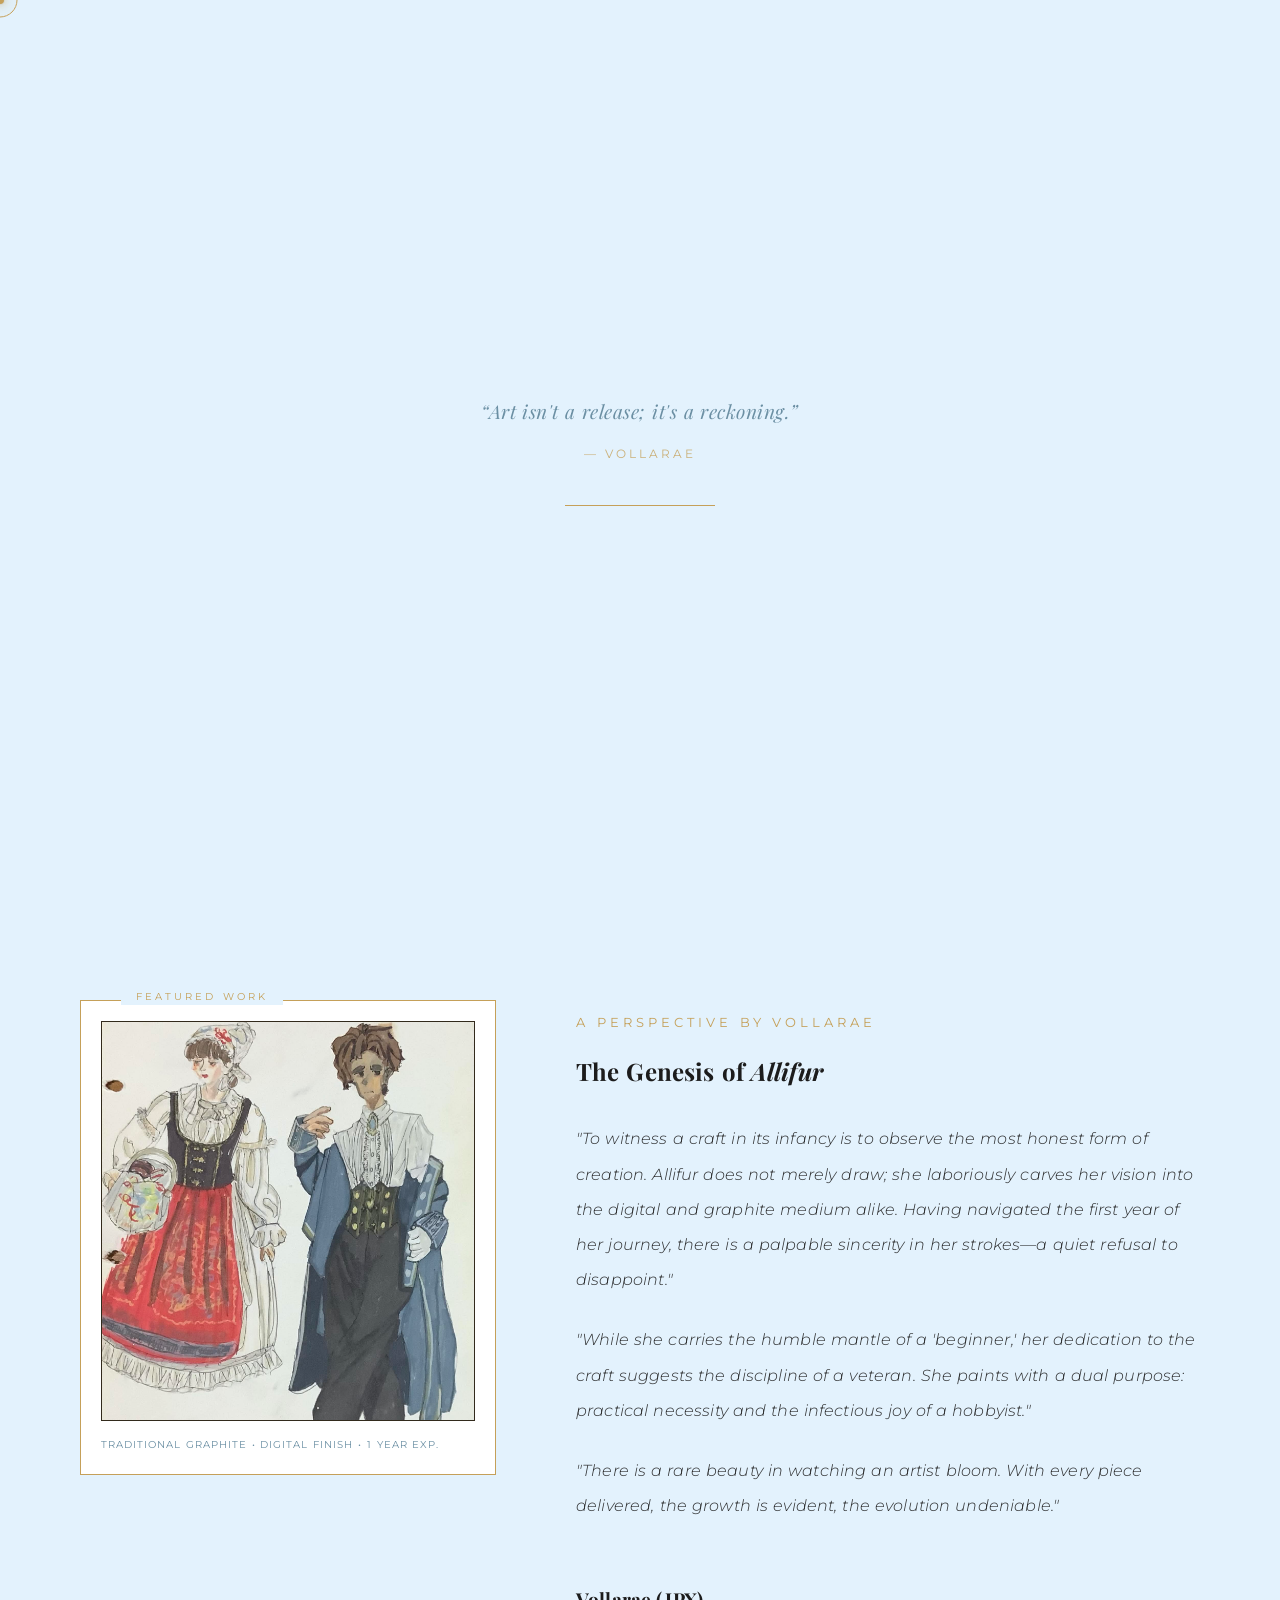
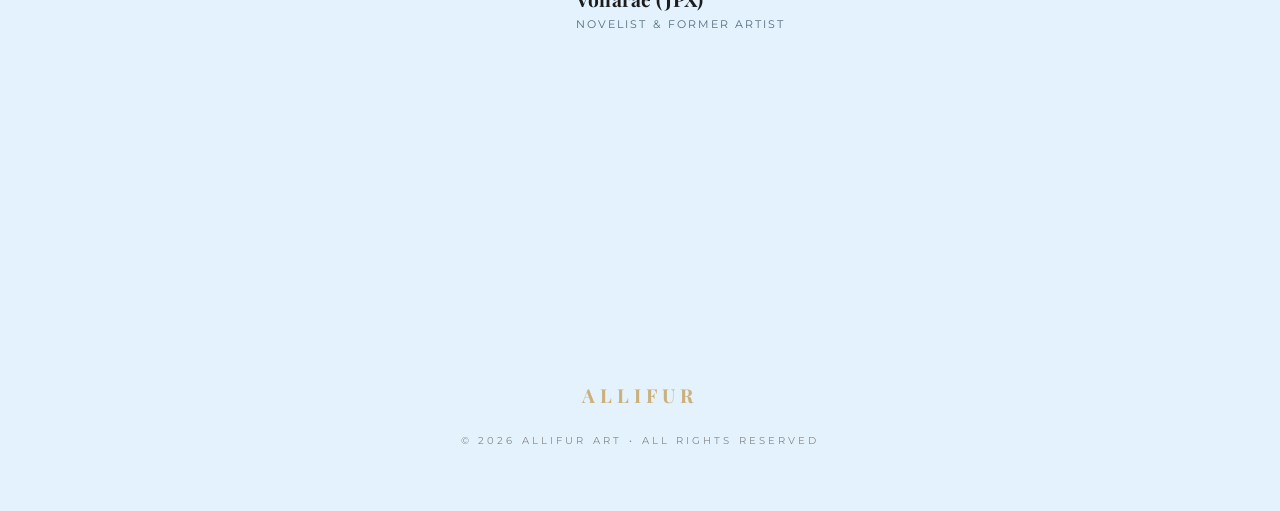
<file: index.html>
<!DOCTYPE html>
<html lang="en">
<head>
    <meta charset="UTF-8">
    <meta name="viewport" content="width=device-width, initial-scale=1.0">
    <title>ALLIFUR | Traditional Illustrator</title>
    <link href="https://fonts.googleapis.com/css2?family=Montserrat:wght@300;400;500;600&family=Playfair+Display:ital,wght@0,700;1,400;1,700&display=swap" rel="stylesheet">
    <link rel="stylesheet" href="style.css">
</head>
<body>

     <div id="preloader">
        <div class="loader-content">
            <p id="quote-text"></p>
            <div class="loader-bar">
                <div class="progress"></div>
            </div>
        </div>
    </div>
    
    <div class="cursor-dot"></div>
    <div class="cursor-outline"></div>

    <nav class="navbar">
        <div class="container" style="display: flex; justify-content: space-between; align-items: center; width: 100%;">
            <a href="index.html" class="logo">ALLIFUR</a>
            
            <div class="menu-toggle">
                <div class="line1"></div>
                <div class="line2"></div>
            </div>

            <ul class="nav-links">
                <li><a href="index.html" class="active">Home</a></li>
                <li><a href="commission.html">Commissions</a></li>
                <li><a href="vouches.html">Vouches</a></li>
                <li><a href="request.html">Inquiry</a></li>
            </ul>
        </div>
    </nav>

<main class="hero">
    <div class="container reveal">
        <div class="hero-wrapper">
            <span class="sub-title">Fine Art & Illustration</span>
            <h1 class="h1-hero">Elegance in <i>Traditional</i> Pencil.</h1>
            <p class="text-dim" style="max-width: 500px; margin-bottom: 40px;">
                Capturing character through high-fidelity sketches and curated digital finishing. 
            </p>
            
            <div class="hero-btns" style="display: flex; gap: 20px;">
                <a href="commission.html" class="btn btn-primary">VIEW SERVICES</a>
                <a href="vouches.html" class="btn">PORTFOLIO</a>
            </div>
        </div>
    </div>
</main>
        
        <div class="scroll-indicator">
            <div class="mouse"></div>
        </div>
    </main>

<section class="about-section" style="padding: 100px 0; border-top: 1px solid var(--glass-border);">
    <div class="container reveal">
        <div class="editorial-grid">
            
            <div class="art-display-box">
                <span class="box-label">Featured Work</span>
                <div class="inner-frame">
    <img src="images/traditional.jpg" alt="Allifur's Latest Work">
    <p class="text-dim" style="font-size: 0.6rem;">traditional.jpg</p>
</div>
                <div style="margin-top: 15px; font-size: 0.65rem; letter-spacing: 1px; color: var(--accent);">
                    TRADITIONAL GRAPHITE • DIGITAL FINISH • 1 YEAR EXP.
                </div>
            </div>

            <div class="testimony-content">
                <span class="sub-title">A Perspective by Vollarae</span>
                <h2 class="h2-editorial" style="font-family: 'Playfair Display'; margin-bottom: 30px;">The Genesis of <i>Allifur</i></h2>
                
                <div class="quote-body">
                    <p>"To witness a craft in its infancy is to observe the most honest form of creation. Allifur does not merely draw; she laboriously carves her vision into the digital and graphite medium alike. Having navigated the first year of her journey, there is a palpable sincerity in her strokes—a quiet refusal to disappoint."</p>
                    
                    <p>"While she carries the humble mantle of a 'beginner,' her dedication to the craft suggests the discipline of a veteran. She paints with a dual purpose: practical necessity and the infectious joy of a hobbyist."</p>
                    
                    <p>"There is a rare beauty in watching an artist bloom. With every piece delivered, the growth is evident, the evolution undeniable."</p>
                </div>

                <div class="testimony-footer" style="margin-top: 40px; border-top: 1px solid var(--glass-border); padding-top: 20px;">
                    <p style="font-family: 'Playfair Display'; font-size: 1.2rem; font-weight: 700;">Vollarae (JPX)</p>
                    <p class="text-dim" style="font-size: 0.7rem; letter-spacing: 2px; text-transform: uppercase;">Novelist & Former Artist</p>
                </div>
            </div>

        </div>
    </div>
</section>

    <footer>
        <div class="container">
            <span class="footer-logo">ALLIFUR</span>
            <p class="footer-credits">© 2026 ALLIFUR ART • ALL RIGHTS RESERVED</p>
        </div>
    </footer>

    <script src="script.js"></script>
</body>
</html>
</file>
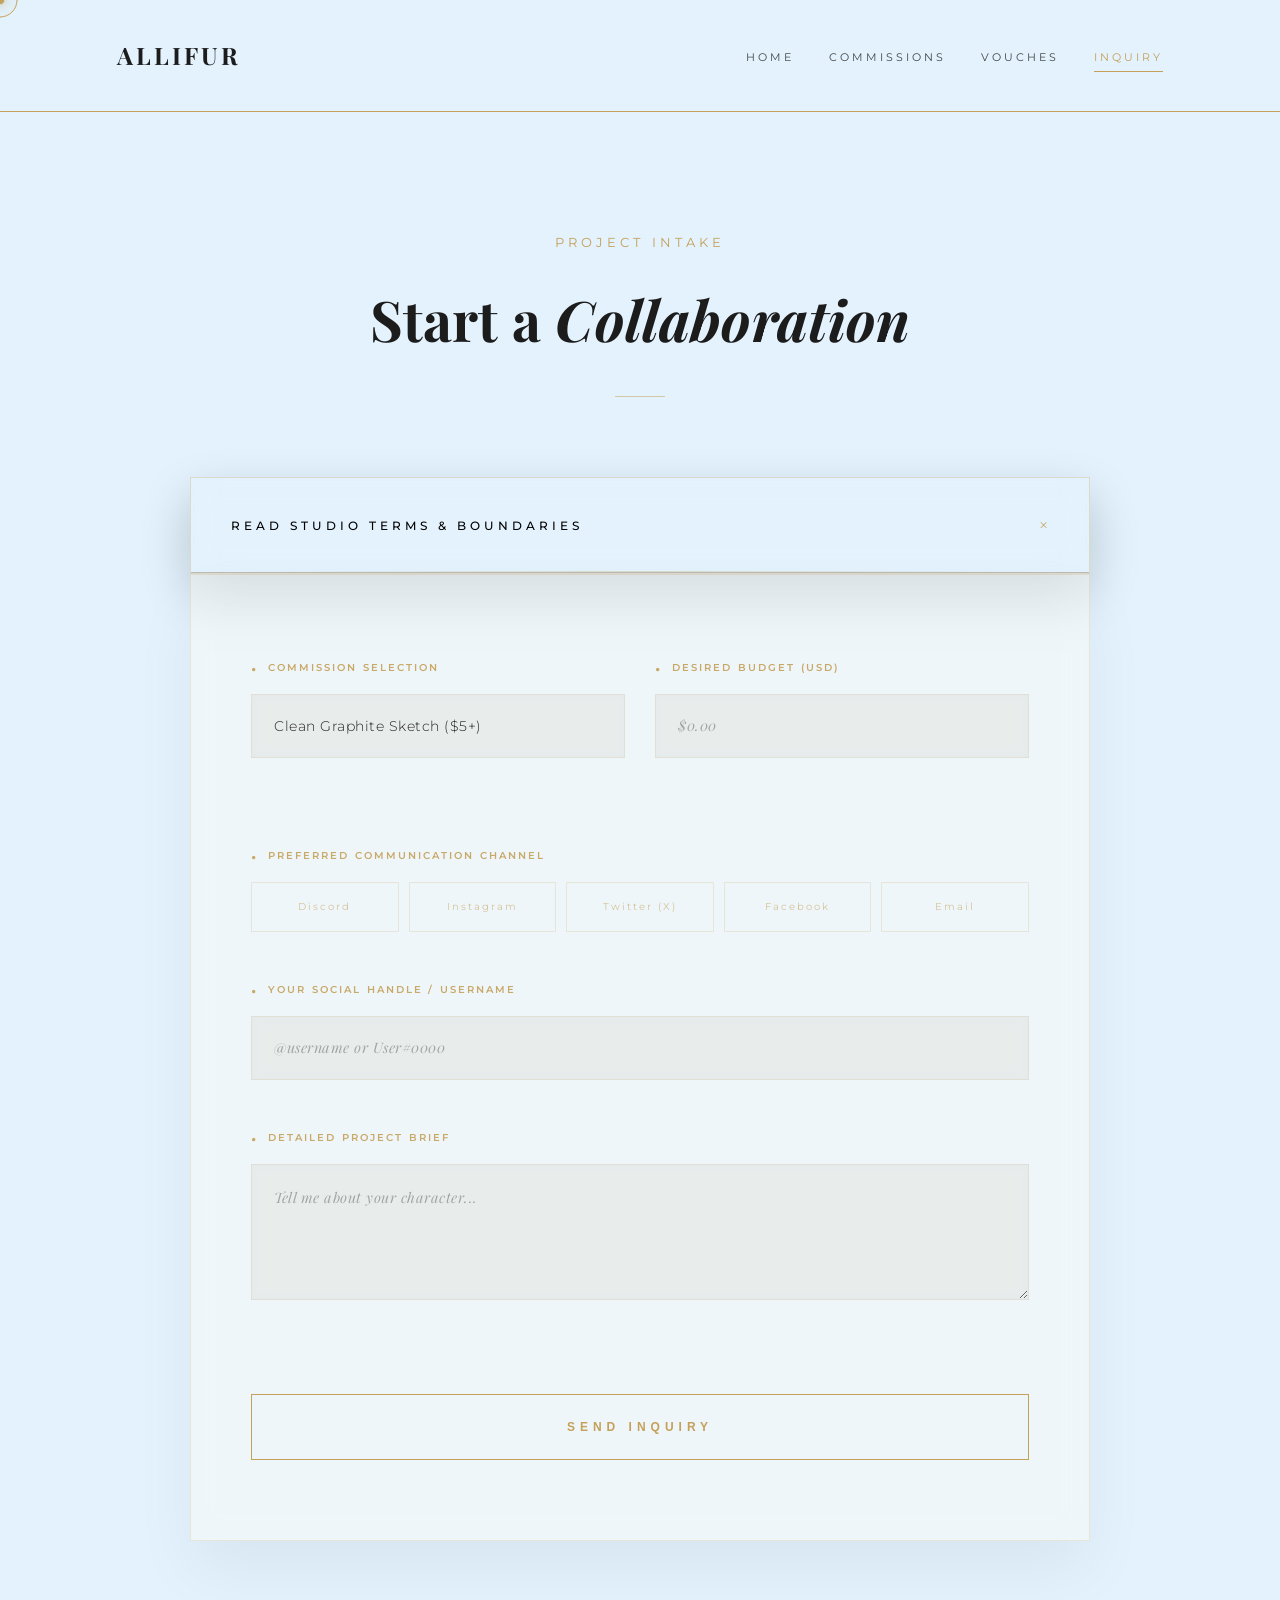
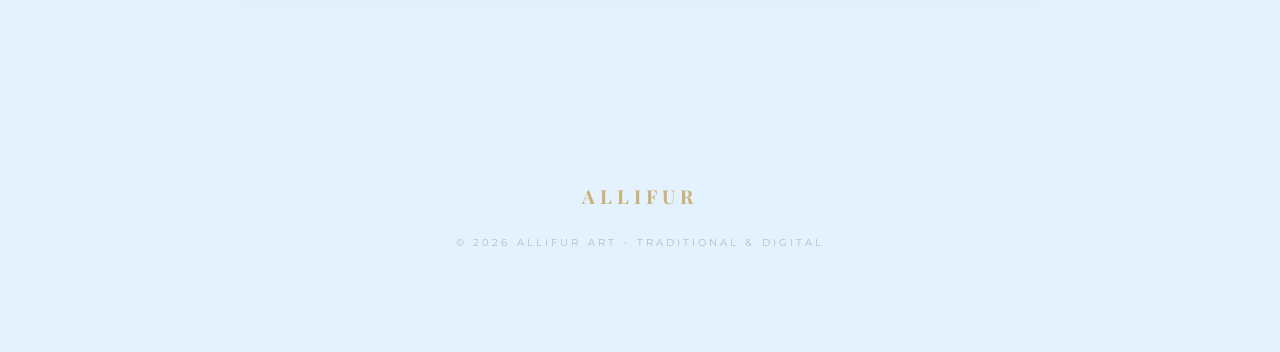
<file: request.html>
<!DOCTYPE html>
<html lang="en">
<head>
    <meta charset="UTF-8">
    <meta name="viewport" content="width=device-width, initial-scale=1.0">
    <title>INQUIRY | ALLIFUR</title>
    <link href="https://fonts.googleapis.com/css2?family=Montserrat:wght@300;400;500;600&family=Playfair+Display:ital,wght@0,700;1,400;1,700&display=swap" rel="stylesheet">
    <link rel="stylesheet" href="style.css">
</head>
<body style="background-color: var(--bg);">

    <div class="cursor-dot"></div>
    <div class="cursor-outline"></div>

    <nav class="navbar">
        <div class="container" style="display: flex; justify-content: space-between; align-items: center; width: 100%;">
            <a href="index.html" class="logo">ALLIFUR</a>
            <div class="menu-toggle">
                <div class="line1"></div>
                <div class="line2"></div>
            </div>
            <ul class="nav-links">
                <li><a href="index.html">Home</a></li>
                <li><a href="commission.html">Commissions</a></li>
                <li><a href="vouches.html">Vouches</a></li>
                <li><a href="request.html" class="active">Inquiry</a></li>
            </ul>
        </div>
    </nav>

<section class="request-section">
    <div class="container">
        
        <header class="editorial-header reveal">
            <span class="sub-title">Project Intake</span>
            <h1 class="h2-editorial">Start a <i>Collaboration</i></h1>
            <div class="thin-line"></div>
        </header>

        <div class="guidelines-accordion reveal">
            <button class="accordion-header" id="guidelineToggle">
                <span class="header-label">READ STUDIO TERMS & BOUNDARIES</span>
                <span class="icon">+</span>
            </button>
            
            <div class="accordion-content" id="guidelineContent">
                <div class="guideline-grid">
                    
                    <div class="g-item">
                        <span class="g-num">01.</span>
                        <h3>Creative Boundaries</h3>
                        <p class="text-dim">To maintain the integrity of the Allifur portfolio, <b>NSFW, suggestive themes, or extreme gore</b> are strictly prohibited.</p>
                    </div>

                    <div class="g-item">
                        <span class="g-num">02.</span>
                        <h3>Secure Financials</h3>
                        <p class="text-dim">Commencing a project requires a <b>100% upfront commitment</b>. No digital assets (NFTs) are accepted.</p>
                    </div>

                    <div class="g-item">
                        <span class="g-num">03.</span>
                        <h3>Rights & Usage</h3>
                        <p class="text-dim">Deliverables are granted for <b>Personal Use Only</b>. For commercial integration, please specify for a custom quote.</p>
                    </div>

                    <div class="g-item">
                        <span class="g-num">04.</span>
                        <h3>The Evolution</h3>
                        <p class="text-dim">You will receive a conceptual sketch. Up to <b>two minor adjustments</b> are permitted at this stage.</p>
                    </div>

                </div>

                <div class="rights-clause">
                    <h4>Studio Sovereignty</h4>
                    <p class="text-dim-italic">"The artist reserves the right to decline any commission request at her discretion, including projects that may not align with studio standards or creative direction."</p>
                </div>

                <div class="safety-footer">
                    <p class="agreement-text">BY SUBMITTING AN INQUIRY, YOU ACKNOWLEDGE AND AGREE TO THESE TERMS.</p>
                </div>
            </div>
        </div>

        <div class="form-container reveal">
            <form action="https://formspree.io/f/xojkgnzr" method="POST">
                
                <div class="form-grid">
                    <div class="form-group">
                        <label class="elegant-label">Commission Selection</label>
                        <select name="type" required class="custom-select">
                            <option value="clean-sketch">Clean Graphite Sketch ($5+)</option>
                            <option value="soft-render">Soft Rendered Illustration ($12+)</option>
                            <option value="custom">Custom / Large Scale Project</option>
                        </select>
                    </div>
                    
                    <div class="form-group">
                        <label class="elegant-label">Desired Budget (USD)</label>
                        <input type="text" name="budget" placeholder="$0.00" required class="custom-input">
                    </div>
                </div>

                <div class="form-group">
                    <label class="elegant-label">Preferred Communication Channel</label>
                    <div class="contact-method-grid">
                        <label class="method-tile"><input type="radio" name="contact-method" value="Discord" required><span>Discord</span></label>
                        <label class="method-tile"><input type="radio" name="contact-method" value="Instagram"><span>Instagram</span></label>
                        <label class="method-tile"><input type="radio" name="contact-method" value="Twitter"><span>Twitter (X)</span></label>
                        <label class="method-tile"><input type="radio" name="contact-method" value="Facebook"><span>Facebook</span></label>
                        <label class="method-tile"><input type="radio" name="contact-method" value="Email"><span>Email</span></label>
                    </div>
                </div>

                <div class="form-group">
                    <label class="elegant-label">Your Social Handle / Username</label>
                    <input type="text" name="social-handle" placeholder="@username or User#0000" required class="custom-input">
                </div>

                <div class="form-group">
                    <label class="elegant-label">Detailed Project Brief</label>
                    <textarea name="message" rows="5" placeholder="Tell me about your character..." required class="custom-textarea"></textarea>
                </div>

                <button type="submit" class="submit-btn">SEND INQUIRY</button>
            </form>
        </div>

    </div>
</section>

            <div id="form-status" style="display: none; text-align: center; padding: 60px 0;">
                <div class="success-content">
                    <span class="sub-title" style="letter-spacing: 8px; opacity: 0.8;">Inquiry Received</span>
                    <h2 class="h2-editorial" style="font-family: 'Playfair Display'; font-size: 3.5rem; margin: 20px 0;">
                        Thank <i>You</i>
                    </h2>
                    <div class="thin-line" style="width: 40px; height: 1px; background: var(--accent); margin: 20px auto;"></div>
                    <p class="text-dim" style="max-width: 400px; margin: 0 auto 30px auto; font-size: 0.8rem; line-height: 2; letter-spacing: 1px;">
                        Your vision has been transmitted. Please allow the studio 24-48 hours to review your brief.
                    </p>
                    <a href="index.html" class="btn" style="padding: 15px 40px; font-size: 0.6rem; letter-spacing: 3px;">RETURN TO GALLERY</a>
                </div>
            </div>

        </div>
    </section>

    <footer>
        <div class="container" style="text-align: center; padding: 40px 0;">
            <span class="footer-logo">ALLIFUR</span>
            <p class="footer-credits" style="font-size: 0.6rem; opacity: 0.5; margin-top: 10px;">© 2026 ALLIFUR ART • TRADITIONAL & DIGITAL</p>
        </div>
    </footer>

    <script src="script.js"></script>
</body>
</html>
</file>
<file: style.css>
/* --- PLEASE DO NOT MESS WITH MY NOTES IF YOU'RE GOING TO EDIT THE SCRIPT--- */

@import url('https://fonts.googleapis.com/css2?family=Montserrat:wght@300;400;500;600&family=Playfair+Display:ital,wght@0,700;1,400;1,700&display=swap');

/* --- ROOT VARIABLES: CENTRAL COLOR AND SPACING CONTROL --- */
:root {
    /* Backgrounds */
    --bg: #E3F2FD;                /* Primary Sky Blue */
    --bg-elevated: #FFFFFF;       /* Pure white for cards/modals */
    --bg-soft: #D1E9FA;           /* Slightly darker blue for section depth */

    /* Accents & Brand Colors */
    --accent: #6B8FA3;            /* Muted Slate Blue */
    --accent-gold: #D4AF37;       /* Vivid Gold for highlights */
    --accent-antique: #C5A059;    /* Antique Gold for lines and borders */
    --accent-soft: #DCE6EC;       /* Subtle blue tint for hovers */

    /* Text Hierarchy */
    --text: #1C1C1C;              /* High contrast primary text */
    --text-dim: #555555;          /* Medium contrast secondary text */
    --text-soft: #888888;         /* Low contrast meta/label text */

    /* UI Elements */
    --border-gold: var(--accent-antique);
    --glass: rgba(255, 255, 255, 0.6);
    --shadow-soft: 0 4px 20px rgba(0, 0, 0, 0.05);

    /* Animation Timing */
    --transition-slow: all 0.6s cubic-bezier(0.19, 1, 0.22, 1);
    --transition-fast: all 0.3s ease;
}

/* --- GLOBAL RESET: PREVENTS LAYOUT SHIFT AND SCROLL BUGS --- */
* {
    box-sizing: border-box;
    /* Force-hides default mouse to allow custom gold cursor to work */
    cursor: none !important; 
}

html, body {
    width: 100%;
    margin: 0;
    padding: 0;
    background-color: var(--bg);
    /* Prevents horizontal "jiggle" on mobile and desktop */
    overflow-x: hidden; 
    position: relative;
    font-family: 'Montserrat', sans-serif;
}

/* --- LAYOUT WRAPPER: KEEPS CONTENT CENTERED ON WIDE SCREENS --- */
.container {
    max-width: 1200px; /* Standard luxury width */
    margin: 0 auto;    /* The horizontal centering secret */
    padding: 0 40px;   /* Prevents content from hitting screen edges on mobile */
    width: 100%;
    box-sizing: border-box;
}

/* --- CUSTOM GOLD SCROLLBAR --- */
::-webkit-scrollbar {
    width: 6px;
}

::-webkit-scrollbar-track {
    background: var(--bg);
}

::-webkit-scrollbar-thumb {
    background: var(--accent-antique);
    border-radius: 10px;
}

/* --- SHARED FORM DEFAULTS --- */
input, textarea, select {
    background-color: var(--bg-elevated);
    color: var(--text);
    border: 1px solid #E2E2E2;
}

/* --- PRELOADER: THE FULL-SCREEN CINEMATIC OVERLAY --- */
#preloader {
    position: fixed;
    top: 0;
    left: 0;
    width: 100%;
    height: 100%;
    background-color: var(--bg); /* Sky Blue from variables */
    display: flex;
    justify-content: center;
    align-items: center;
    z-index: 20000; /* Stays above cursor and navigation */
    
    /* Cinematic fade-out timing */
    transition: opacity 1.2s ease-in-out, visibility 1.2s;
}

/* State triggered by script.js when loading timer ends */
#preloader.loaded {
    opacity: 0;
    visibility: hidden;
}

/* --- LOADER CONTENT: WRAPPER FOR QUOTE AND PROGRESS BAR --- */
.loader-content {
    text-align: center;
    padding: 40px;
    max-width: 500px;
}

/* --- THE DYNAMIC QUOTE: SERIF TYPOGRAPHY WITH FADE-IN --- */
#quote-text {
    font-family: 'Playfair Display', serif;
    font-size: 1.2rem;
    color: var(--accent);
    letter-spacing: 0.5px;
    font-style: italic;
    line-height: 1.8;
    margin-bottom: 40px;
    
    /* Initial state for the 'quoteReveal' animation */
    opacity: 0;
    filter: blur(8px);
    transform: translateY(15px);
    animation: quoteReveal 2.5s forwards 0.5s;
}

/* --- THE "VOLLARAE" SIGNATURE: GOLD ACCENT BELOW QUOTE --- */
.quote-sig {
    display: block;
    margin-top: 15px;
    font-size: 0.75rem;
    letter-spacing: 3px;
    text-transform: uppercase;
    color: var(--accent-antique); /* Antique Gold */
    font-style: normal;
    font-family: 'Montserrat', sans-serif;
    opacity: 0.8;
}

/* --- PROGRESS TRACKER: MINIMALIST THREAD BELOW QUOTE --- */
.loader-bar {
    width: 150px;
    height: 1px; 
    background: rgba(107, 143, 163, 0.1); /* Faint blue track */
    margin: 0 auto;
    position: relative;
    overflow: hidden;
}

/* The actual filling gold/blue line */
.progress {
    width: 0%;
    height: 100%;
    background: var(--accent-antique); /* Gold progress to match luxury feel */
    position: absolute;
    top: 0;
    left: 0;
    /* Duration synchronized with the 3.5s JS wait time */
    animation: progressFill 3s forwards cubic-bezier(0.65, 0, 0.35, 1);
}

/* --- KEYFRAMES: DEFINES THE FADE-IN AND BAR-FILL --- */
@keyframes quoteReveal {
    0% {
        opacity: 0;
        filter: blur(8px);
        transform: translateY(15px);
    }
    100% {
        opacity: 1;
        filter: blur(0);
        transform: translateY(0);
    }
}

@keyframes progressFill {
    0% { width: 0%; }
    100% { width: 100%; }
}

/* Lock scroll while loading to prevent "peek-a-boo" scrolling */
body.loading {
    overflow: hidden;
}

/* --- HERO SECTION: THE MAIN STAGE / LANDING AREA --- */
.hero {
    display: flex;
    align-items: center;
    justify-content: flex-start;
    height: 100vh;
    height: 100dvh; /* Dynamic viewport height for mobile browsers */
    width: 100%;
    padding: 0 8%;
    margin: 0;
    position: relative;
    overflow: hidden; /* Clips any runaway elements or large background art */
    background-color: var(--bg);
}

.hero-wrapper {
    display: flex;
    flex-direction: column;
    align-items: flex-start;
    padding-top: 40px; /* Pushes content down so it's not under the Nav on PC */
}

/* --- PREVIEW SECTION: TRANSITION AREA BELOW HERO --- */
.preview-section {
    padding: 80px 0;
    background: var(--bg);
    border-top: 1px solid var(--accent-antique); /* Elegant gold divider */
    margin-top: 0; 
}

/* --- ART DISPLAY BOX: THE "GALLERY FRAME" FOR PREVIEWS --- */
.inner-frame {
    width: 100%;
    height: 400px; /* Adjust this to make the 'window' taller or shorter */
    overflow: hidden;
    position: relative;
    background: #0d0d0d;
    border: 1px solid rgba(197, 160, 89, 0.2);
}

.inner-frame img {
    width: 100%;
    height: 100%;
    /* This prevents the image from breaking out of the box */
    object-fit: cover; 
    /* This keeps the highlight (usually faces) in the top 1/4 of the frame */
    object-position: center 15%; 
    display: block;
    transition: transform 0.8s ease;
}

.art-display-box {
    width: 100%;
    max-width: 900px;
    margin: 0 auto;
    background: var(--bg-elevated); /* Clean white surface */
    border: 1px solid var(--accent-antique); /* Gold frame border */
    padding: 20px;
    position: relative;
    transition: var(--transition-slow);
}

/* Subtle gold glow when the user hovers over the art box */
.art-display-box:hover .inner-frame img {
    transform: scale(1.05);
    border-color: var(--accent-gold);
    box-shadow: 0 10px 40px rgba(197, 160, 89, 0.15);
}

/* --- THE ARTWORK FRAME --- */
.art-frame {
    width: 100%;
    height: 280px; /* This locks the height so the image can't get 'too big' */
    overflow: hidden;
    position: relative;
    background: rgba(0, 0, 0, 0.03); /* A very light tint instead of black */
    cursor: pointer;
    border-bottom: 1px solid rgba(197, 160, 89, 0.1);
}

.art-frame img {
    width: 100%;
    height: 100%;
    /* This is a critical fix: it fills the 280px box perfectly 
       without stretching or leaving black bars */
    object-fit: cover; 
    object-position: center top; 
    display: block;
    transition: transform 0.6s cubic-bezier(0.16, 1, 0.3, 1);
}

@media (max-width: 600px) {
    .inner-frame {
        height: 250px; 
    }
}

/* Adds a subtle zoom when you hover the card */
.comm-card:hover .art-frame img {
    transform: scale(1.08);
}

/* The small floating label on the top-left of the art frame */
.box-label {
    position: absolute;
    top: -12px;
    left: 40px;
    background: var(--bg);
    padding: 0 15px;
    font-size: 0.6rem;
    letter-spacing: 3px;
    color: var(--accent-antique);
    text-transform: uppercase;
}

/* --- NAVBAR LAYER: ENSURES NAVIGATION STAYS ABOVE CONTENT --- */
.navbar {
    /* Transparent to Sky Blue gradient for a soft "melt" into the hero */
    height: 100px;
    z-index: 1000;
    border-bottom: 1px solid var(--accent-antique) !important;
}

/* Placeholder styling for art that hasn't loaded yet */
.card-image-preview .art-placeholder {
    border: 1px solid var(--accent-antique);
    background: #000;
    display: flex;
    align-items: center;
    justify-content: center;
    font-size: 0.6rem;
    letter-spacing: 2px;
    color: var(--text-soft);
}

/* --- 1A. RESET & PERFORMANCE: CORE BROWSER NORMALIZATION --- */
* { 
    margin: 0; 
    padding: 0; 
    box-sizing: border-box; 
    
    /* Font smoothing for a crisp, high-end editorial look */
    -webkit-font-smoothing: antialiased;
    -moz-osx-font-smoothing: grayscale;

    /* Global cursor suppression for custom gold mouse */
    cursor: none !important;
}

html { 
    scroll-behavior: smooth; 
    background-color: var(--bg); 
}

body {
    background-color: var(--bg);
    color: var(--text);
    font-family: 'Montserrat', sans-serif;
    line-height: 1.7; /* Increased for better readability */
    overflow-x: hidden; /* Prevents accidental side-scrolling */
    
    /* Subtle letter-tracking for a more premium typography feel */
    word-spacing: 0.05em;
    letter-spacing: 0.01em;
}

/* --- SELECTION COLOR: MATCHES THE GOLD THEME --- */
::selection {
    background-color: rgba(197, 160, 89, 0.2); /* Antique Gold tint */
    color: var(--text);
}

/* --- 1B. GLOBAL CLEAN-UP & RESET --- */
html, body {
    margin: 0;
    padding: 0;
    background-color: var(--bg) !important;
    overflow-x: hidden; /* Prevents side-scrolling bugs on mobile */
}

/* Kill legacy dark gradients */
.navbar, .hero-header, .commissions-hero, header, nav {
    background-image: none !important; 
    background: var(--bg) !important;
    box-shadow: none !important;
}

/* Remove decorative 'fade' overlays from previous templates */
body::before, body::after, .main-content::before {
    display: none !important;
}

/* Ensure the Navbar is flexible but centered */
.navbar {
    min-height: 80px;
    height: auto;
    display: flex;
    align-items: center;
    border-bottom: 1px solid var(--accent-antique); /* Keeps our gold signature */
}

/* --- 2. THE GRAIN ENGINE: ADDS A TACTILE, ANALOG FEEL TO THE DIGITAL CANVAS --- */
body::after {
    content: "";
    position: fixed;
    top: 0; 
    left: 0; 
    width: 100%; 
    height: 100%; 
    /* High-fidelity SVG noise */
    background-image: url('https://grainy-gradients.vercel.app/noise.svg');
    opacity: 0.03; /* Reduced for a "felt but not seen" professional look */
    pointer-events: none; /* Crucial: allows clicking through the grain layer */
    z-index: 9998; /* Sits just below the custom cursor (10001) */
    
    /* Cinematic micro-shiver to simulate film projection */
    animation: grain-shift 0.8s steps(2) infinite;
}

/* Micro-translations to prevent the grain from looking like a frozen "dirty" screen */
@keyframes grain-shift {
    0% { transform: translate(0,0); }
    33% { transform: translate(-0.5%, -0.5%); }
    66% { transform: translate(0.5%, 0.5%); }
    100% { transform: translate(0,0); }
}

/* --- 3. MASTER TYPOGRAPHY: THE EDITORIAL VOICE OF THE SITE --- */

/* Main Hero Heading: High-contrast serif with tight spacing */
.h1-hero {
    font-family: 'Playfair Display', serif;
    font-size: clamp(3rem, 8vw, 5.5rem); /* Forces it to stay large */
    line-height: 1.1;
    margin: 10px 0 25px 0;
    display: block; /* Prevents "Elegance" from shrinking */
}

/* Italicized Hero Text: Usually used for names or emphasis */
.h1-hero i {
    font-style: italic;
    font-family: 'Playfair Display', serif;
    font-weight: 400;
    color: #728FA1; /* Muted Blue-Grey */
}

/* Uppercase Sub-titles: Used for labels or section headers */
.sub-title {
    display: block !important; /* Forces to exist on all devices */
    visibility: visible !important; 
    opacity: 1 !important; /* Fixes disappearing issue */
    font-size: 0.8rem;
    letter-spacing: 4px;
    text-transform: uppercase;
    color: #C5A059;
    /* CUT-OFF FIX: */
    line-height: 1.6; /* Gives the letters headroom so tops aren't cut */
    margin-bottom: 15px;
    padding-top: 5px; /* Extra safety buffer */
}

/* Secondary/Description Text */
.text-dim {
    font-size: 1.1rem;
    line-height: 1.6;
    color: #546E7A;
    margin-bottom: 45px;
    max-width: 550px;
    display: block;
}

/* Global Link Behavior */
a { 
    color: inherit; 
    text-decoration: none; 
    transition: var(--transition-fast); 
    /* The !important in reset ensures cursor remains hidden here */
}

/* --- 4. NAVIGATION ARCHITECTURE: THE STICKY HEADER SYSTEM --- */

/* Base Navbar: Transparent on load to let the Hero shine through */
.navbar {
    position: fixed;
    top: 0; 
    width: 100%;
    padding: 35px 6%;
    display: flex;
    justify-content: space-between;
    align-items: center;
    z-index: 1000;
    transition: var(--transition-slow);
    /* Your signature gold thread line */
    border-bottom: 1px solid var(--accent-antique) !important;
}

/* Glass effect: Triggered when the user scrolls down */
.navbar.scrolled {
    padding: 18px 6%;
    /* Frosted Sky Blue instead of the old black/charcoal */
    background: rgba(227, 242, 253, 0.85); 
    backdrop-filter: blur(15px);
    -webkit-backdrop-filter: blur(15px);
    border-bottom: 1px solid var(--accent-antique);
}

/* Branding: The Vollarae Logo */
.logo {
    font-family: 'Playfair Display', serif;
    font-size: 1.5rem;
    font-weight: 700;
    letter-spacing: 3px;
    text-transform: uppercase;
    color: var(--text);
    position: relative;
}

/* Menu Layout */
.nav-links {
    display: flex;
    gap: 35px;
    list-style: none;
}

/* Navigation Links: Airy and uppercase */
.nav-links a {
    color: var(--text);
    text-decoration: none;
    font-size: 0.7rem;
    letter-spacing: 3px;
    text-transform: uppercase;
    transition: var(--transition-fast);
    opacity: 0.8;
    position: relative; 
    padding-bottom: 8px; 
}

/* Hover & Active States: Switches to Gold */
.nav-links a:hover, 
.nav-links a.active {
    color: var(--accent-antique) !important; 
    opacity: 1;
}

/* Gold Underline Animation: A thin gold thread that expands */
.nav-links a::after {
    content: '';
    position: absolute;
    bottom: 0; 
    left: 0;
    width: 0; 
    height: 1px;
    background: var(--accent-antique); 
    transition: var(--transition-fast);
}

/* Interaction: Reveals the line on hover */
.nav-links a:hover::after, 
.nav-links a.active::after {
    width: 100%;
}

/* --- 5. BUTTON SYSTEM: TACTILE INTERACTIONS --- */

.btn {
    display: inline-flex;
    align-items: center;
    justify-content: center;
    padding: 18px 40px;
    background-color: var(--accent); /* Muted Slate Blue */
    color: var(--bg-elevated);      /* White text */
    text-transform: uppercase;
    letter-spacing: 3px;
    font-size: 0.75rem;
    font-weight: 600;
    border: 1px solid var(--accent);
    transition: var(--transition-slow);
    position: relative;
    overflow: hidden;
    z-index: 1; /* Sets a base layer for the ::before effect */
}

/* The Animated Slide-in Background */
.btn::before {
    content: '';
    position: absolute;
    top: 0; 
    left: 0;
    width: 0; 
    height: 100%;
    background: var(--text); /* Dark slide-over */
    transition: var(--transition-slow);
    z-index: -1; /* Slides behind the text but above the button's base */
}

.btn:hover {
    color: var(--bg-elevated);
    box-shadow: 0 10px 25px var(--accent-glow);
    transform: translateY(-3px);
}

.btn:hover::before {
    width: 100%;
}

/* --- PRIMARY BUTTON: GOLD THEMED --- */
.btn-primary {
    background: var(--accent-antique);
    color: #fff;
    border: 1px solid var(--accent-antique);
}

.btn-primary:hover {
    color: #fff;
    background-color: transparent; /* This lets your 'before' or 'after' effect shine */
    box-shadow: 0 15px 40px rgba(197, 160, 89, 0.3);
    transform: translateY(-3px);
}

/* --- OUTLINE BUTTON: ELEGANT BORDER ONLY --- */
.btn-outline {
    background-color: transparent;
    border: 1px solid var(--accent-antique); 
    color: var(--accent-antique);
}

.btn-outline:hover {
    background-color: var(--accent-antique);
    color: #fff;
    box-shadow: 0 10px 25px rgba(197, 160, 89, 0.2);
    transform: translateY(-3px);
}

/* --- 6. SCROLL REVEAL UTILITY: FOR FADE-IN ANIMATIONS --- */
.reveal {
    opacity: 0;
    transform: translateY(30px);
    transition: opacity 0.8s ease-out, transform 0.8s cubic-bezier(0.16, 1, 0.3, 1);
    /* Prevents layout shifts during the animation */
    will-change: transform, opacity; 
}

.reveal.active {
    opacity: 1 !important; 
    transform: translateY(0);
}

/* --- 7. COMMISSION HTML --- */
/* --- COMMISSION HERO --- */
.comm-hero {
    padding: 180px 20px 60px; /* Vertical clearance for fixed navbar */
    text-align: center;
    background: var(--bg);
}

.header-content {
    max-width: 800px;
    margin: 0 auto;
}

.sub-label {
    font-size: 0.7rem;
    letter-spacing: 5px; /* Spaced-out luxury look */
    text-transform: uppercase;
    color: var(--accent-antique);
    display: block;
    margin-bottom: 15px;
}

.editorial-title {
    font-family: 'Playfair Display', serif;
    font-size: clamp(2.5rem, 6vw, 4rem); /* Scales based on screen size */
    margin-bottom: 20px;
    line-height: 1.1;
}

.price-disclaimer {
    font-size: 0.65rem;
    letter-spacing: 1.5px;
    text-transform: uppercase;
    opacity: 0.6; /* Softens the legal text */
}

/* --- GRID LAYOUT --- */
.comm-list-section {
    max-width: 1200px;
    margin: 0 auto;
    padding: 60px 20px; /* Balanced side padding for mobile */
    display: flex;
    justify-content: center; /* Centers the grid if only one item exists */
}

.comm-grid {
    display: grid;
    /* This creates 2 columns on desktop, but adjusts for mobile automatically */
    grid-template-columns: repeat(auto-fit, minmax(320px, 1fr)); 
    gap: 40px;
    width: 100%;
    max-width: 1000px;
}


@media (max-width: 900px) {
    .comm-grid {
        grid-template-columns: 1fr; /* Stacks on mobile */
    }
}

/* --- BASE CARD --- */
.comm-card {
    /* Changed to a crisp white with higher opacity for better visibility */
    background: rgba(255, 255, 255, 0.7); 
    backdrop-filter: blur(20px); 
    -webkit-backdrop-filter: blur(20px);
    
    /* Stronger initial border */
    border: 1px solid rgba(197, 160, 89, 0.2); 
    width: 100%; /* Ensures it doesn't bleed out of the grid */
    padding: 60px 50px;
    position: relative;
    display: flex;
    height: 100%; /* Makes all cards in a row the same height */
    flex-direction: column;
    box-sizing: border-box; /* Crucial for preventing mobile cutoff */
    margin: 0 auto; /* Centers the card within its grid cell */
    
    /* Soft shadow for depth */
    box-shadow: 0 15px 35px rgba(107, 143, 163, 0.1);
    transition: all 0.6s cubic-bezier(0.16, 1, 0.3, 1);
}

.comm-card:hover {
    transform: translateY(-15px);
    background: rgba(255, 255, 255, 0.9);
    border-color: var(--accent-antique);
    
    /* Multi-layered glow: Blue-grey depth + Antique Gold radiance */
    box-shadow: 
        0 30px 60px rgba(107, 143, 163, 0.2), 
        0 0 25px rgba(197, 160, 89, 0.2);
}

/* Featured card gets a permanent subtle glow */
.comm-card.featured {
    border: 1px solid rgba(197, 160, 89, 0.5);
    box-shadow: 0 10px 30px rgba(197, 160, 89, 0.1);
}

.recom-tag {
    position: absolute;
    top: -15px; /* Sits on the top edge */
    right: 30px;
    background: var(--accent-antique);
    color: white;
    padding: 6px 15px;
    font-size: 0.6rem;
    font-weight: 700;
    letter-spacing: 2px;
    text-transform: uppercase;
}

/* --- SAMPLE IMAGE CONTAINER --- */
.art-frame {
    width: 100%;
    aspect-ratio: 16/9;
    background: #0d0d0d;
    border: 1px solid rgba(197, 160, 89, 0.4);
    /* Changed to relative so we can layer the filename/zoom text over the image */
    position: relative; 
    overflow: hidden;
    margin-bottom: 35px;
    box-shadow: inset 0 0 20px rgba(197, 160, 89, 0.15);
    transition: 0.5s ease;
}

/* --- THE IMAGE FIX --- */
.art-frame img {
    width: 100%;
    height: 100%;
    /* This removes the black bars by making the image fill the 16/9 box */
    object-fit: cover; 
    /* This keeps the characters' heads/faces in view */
    object-position: center top; 
    display: block;
    transition: transform 0.8s cubic-bezier(0.16, 1, 0.3, 1);
}

.comm-card:hover .art-frame {
    border-color: var(--accent-antique);
    box-shadow: inset 0 0 30px rgba(197, 160, 89, 0.3);
}

/* This makes the image slightly grow inside the frame when hovered */
.comm-card:hover .art-frame img {
    transform: scale(1.08);
}

/* --- THE OVERLAYS (Filename & Zoom) --- */
.file-name {
    position: absolute;
    right: 20px;
    top: 50%;
    transform: translateY(-50%);
    font-size: 0.55rem;
    letter-spacing: 3px;
    color: rgba(197, 160, 89, 0.4);
    pointer-events: none; /* Keeps the click going through to the card */
    z-index: 2;
}

.zoom-overlay {
    position: absolute;
    inset: 0;
    background: rgba(13, 13, 13, 0.5);
    backdrop-filter: blur(4px);
    display: flex;
    align-items: center;
    justify-content: center;
    color: var(--accent-antique);
    font-size: 0.6rem;
    letter-spacing: 4px;
    opacity: 0;
    transition: 0.4s ease;
    z-index: 3;
}

.comm-card:hover .zoom-overlay {
    opacity: 1;
}

/* Glow effect on hover */
.comm-card:hover .price-value {
    text-shadow: 0 0 10px rgba(197, 160, 89, 0.3);
}

/* --- PRICE LIST --- */
.price-menu {
    list-style: none;
    padding: 0;
    margin: 30px 0;
}

.price-menu li {
    display: flex;
    align-items: baseline; /* Aligns text and numbers on the bottom */
    margin-bottom: 15px;
}

.service-name {
    font-size: 0.75rem;
    letter-spacing: 2px;
    text-transform: uppercase;
    color: var(--text-soft);
    white-space: nowrap;
}

.dots {
    flex: 1; /* Stretches to fill middle space */
    border-bottom: 1px dotted rgba(197, 160, 89, 0.3);
    margin: 0 15px;
    height: 1px;
}

.price-value {
    font-family: 'Playfair Display', serif;
    font-size: 1.6rem;
    font-weight: 700;
    color: var(--accent-antique);
    transition: 0.3s ease;
}

/* --- BUTTONS --- */
.comm-btn {
    margin-top: auto;
    display: block;
    text-align: center;
    padding: 20px;
    text-decoration: none;
    
    /* Hollow state */
    background: transparent;
    border: 1px solid var(--accent-antique);
    color: var(--accent-antique);
    
    font-size: 0.75rem;
    font-weight: 700;
    letter-spacing: 3px;
    text-transform: uppercase;
    transition: all 0.4s cubic-bezier(0.16, 1, 0.3, 1);
    cursor: pointer;
}

/* Hover: Fills with Gold, Text turns White */
.comm-btn:hover {
    background: var(--accent-antique);
    color: #fff;
    box-shadow: 0 10px 20px rgba(197, 160, 89, 0.3);
    transform: translateY(-3px);
}

/* Click/Active: Pushes down slightly and darkens */
.comm-btn:active {
    transform: translateY(1px);
    background: #ac8a4d; /* Slightly darker gold */
    box-shadow: 0 5px 10px rgba(197, 160, 89, 0.2);
}

/* Featured Button starts pre-filled */
.comm-card.featured .comm-btn {
    background: var(--accent-antique);
    color: #fff;
}

.comm-card.featured .comm-btn:hover {
    background: #1a1a1a; /* Flips to black for high-end contrast */
    border-color: #1a1a1a;
}

/* --- 8A. INQUIRY FORM: REFINED ARCHITECTURAL INPUTS --- */
.form-container {
    /* Muted deep-blue shadow instead of heavy black */
    box-shadow: 0 20px 50px rgba(107, 143, 163, 0.15); 
    background: var(--glass-surface);
    border: 1px solid var(--glass-border);
    padding: 40px;
}

input, textarea, select {
    width: 100%;
    padding: 22px;
    background: rgba(227, 242, 253, 0.05); 
    border: 1px solid var(--glass-border);
    color: var(--text);
    font-family: 'Montserrat', sans-serif;
    font-size: 1rem; /* Locked at 1rem to prevent iOS zoom-in */
    font-weight: 300;
    letter-spacing: 1px;
    outline: none;
    transition: all 0.3s ease;
    border-radius: 0; /* Sharp, editorial corners preserved */
}

/* Custom styling for the dropdown arrow (Syncing with Antique Gold) */
select {
    appearance: none;
    /* Updated to use var(--accent-antique) hex: %23C5A059 */
    background-image: url("data:image/svg+xml,%3Csvg xmlns='http://www.w3.org/2000/svg' width='12' height='12' fill='%23C5A059'%3E%3Cpath d='M0 2l6 8 6-8z'/%3E%3C/svg%3E");
    background-repeat: no-repeat;
    background-position: calc(100% - 25px) center;
    cursor: pointer;
}

input:focus, textarea:focus, select:focus {
    border-color: var(--accent-antique) !important;
    /* Added the faint gold tint from your new code */
    background: rgba(197, 160, 89, 0.05) !important; 
    box-shadow: 0 0 15px rgba(197, 160, 89, 0.15);
}

/* --- 8B. ELEGANT FORM COMPONENTS: CONTACT TILES --- */

/* The label above the tiles (e.g., "PREFERRED CONTACT METHOD") */
.elegant-label {
    display: block;
    font-size: 0.65rem;
    letter-spacing: 3px;
    text-transform: uppercase;
    color: var(--accent-antique); /* Antique Gold */
    margin-bottom: 15px;
    font-weight: 700;
}

.contact-method-grid {
    display: grid;
    /* Automatically fits as many tiles as possible in one row */
    grid-template-columns: repeat(auto-fit, minmax(130px, 1fr));
    gap: 12px;
    margin-bottom: 30px;
}

.method-tile {
    cursor: pointer;
    position: relative;
    text-align: center;
}

/* Hide the actual ugly radio/checkbox button */
.method-tile input {
    position: absolute;
    opacity: 0;
    width: 0;
    height: 0;
}

/* 1. Base State: The "Unselected" Glass Tile */
.method-tile span {
    display: block;
    padding: 18px 10px;
    background-color: rgba(227, 242, 253, 0.05); /* Very faint blue */
    border: 1px solid var(--glass-border);
    color: var(--text-soft);
    font-size: 0.75rem;
    letter-spacing: 1px;
    transition: var(--transition-fast);
    text-align: center;
    user-select: none; 
}

/* 2. Hover State: A subtle Gold outline */
.method-tile:hover input:not(:checked) + span {
    border-color: var(--accent-antique);
    color: var(--accent-antique);
    background-color: rgba(197, 160, 89, 0.05);
}

/* 3. The "Selected" State: The Tile turns solid Gold */
.method-tile input:checked + span {
    background-color: var(--accent-antique) !important;
    color: #FFFFFF !important; /* High contrast white text on gold */
    border-color: var(--accent-antique) !important;
    box-shadow: 0 5px 20px rgba(197, 160, 89, 0.3);
    transform: translateY(-2px);
    z-index: 2;
}

/* 4. Hovering over a tile that is ALREADY selected */
.method-tile input:checked:hover + span {
    color: #FFFFFF !important;
    opacity: 0.9;
}

/* --- 9. INQUIRY HTML --- */
/* --- INQUIRY HERO --- */
.request-section {
    display: flex;
    flex-direction: column;
    align-items: center; /* Centers the internal flex items */
    text-align: center;  /* Centers the text-based elements like headers */
    padding-top: 220px !important; 
    padding-bottom: 100px;
}

.editorial-header {
    width: 100%;
    max-width: 800px;
    margin: 0 auto 80px;
}

.editorial-header h1 {
    font-family: 'Playfair Display', serif;
    font-size: clamp(2.5rem, 5vw, 3.5rem);
    margin: 15px 0;
}

.thin-line {
    width: 50px;
    height: 1px;
    background: var(--accent-antique);
    margin: 30px auto;
    opacity: 0.5;
}

.guidelines-accordion, 
.form-container {
    width: 100%;
    max-width: 900px; /* Slightly narrower than the container for "breathing room" */
    margin-left: auto;
    margin-right: auto;
    text-align: left; /* Keeps the text inside the boxes readable while the box itself is centered */
}

/* Mobile Fix: Stack them when the screen is too narrow */
@media (max-width: 768px) {
    .form-grid {
        grid-template-columns: 1fr;
    }
}

/* --- SLEEK ACCORDION --- */
.guidelines-accordion {
    border: 1px solid rgba(197, 160, 89, 0.1); /* Very delicate frame */
    background: rgba(255, 255, 255, 0.02);
    backdrop-filter: blur(15px);
    transition: border-color 0.5s ease, box-shadow 0.5s ease;
}

.guidelines-accordion.active {
    border-color: rgba(197, 160, 89, 0.3);
    box-shadow: 0 20px 50px rgba(0, 0, 0, 0.2); /* Deep shadow when open */
}

/* --- LUXE ACCORDION HEADER --- */
.accordion-header {
    background: transparent !important;
    border: none !important;
    padding: 35px 40px !important;
    display: flex;
    justify-content: space-between;
    align-items: center;
    width: 100%;
    cursor: pointer;
    position: relative;
    transition: all 0.5s cubic-bezier(0.16, 1, 0.3, 1);
}

/* The subtle gold border line at the bottom of the header */
.accordion-header::after {
    content: '';
    position: absolute;
    bottom: 0;
    left: 40px;
    right: 40px;
    height: 1px;
    background: linear-gradient(to right, transparent, rgba(197, 160, 89, 0.3), transparent);
    transition: all 0.5s ease;
}

.accordion-header:hover {
    background: rgba(197, 160, 89, 0.03) !important; /* Extremely faint gold glow */
}

.accordion-header:hover::after {
    left: 0;
    right: 0;
    background: rgba(197, 160, 89, 0.6); /* Line expands and brightens */
}

.header-label {
    font-family: 'Montserrat', sans-serif;
    font-size: 0.75rem;
    letter-spacing: 4px;
    font-weight: 500;
    color: var(--text-color);
    text-transform: uppercase;
    transition: letter-spacing 0.4s ease;
}

.accordion-header:hover .header-label {
    letter-spacing: 5px; /* Subtle "expansion" effect on hover */
    color: var(--accent-antique);
}

/* The Icon Fix: Targeting the .icon span in your HTML */
.accordion-header .icon {
    font-family: 'Montserrat', sans-serif;
    font-size: 1.2rem;
    font-weight: 300;
    color: var(--accent-antique);
    transition: transform 0.6s cubic-bezier(0.16, 1, 0.3, 1), opacity 0.4s;
}

/* When the accordion is active (Open) */
.guidelines-accordion.active .icon {
    transform: rotate(45deg); /* Your + becomes a clean X */
    opacity: 0.8;
}

/* --- FORM STYLING --- */
/* --- FORM TYPOGRAPHY --- */
.elegant-label {
    display: block;
    font-family: 'Montserrat', sans-serif;
    font-size: 0.65rem;
    font-weight: 600;
    letter-spacing: 3px;
    text-transform: uppercase;
    color: var(--accent-antique);
    margin-bottom: 15px;
    opacity: 0.9;
}

/* Subtle detail: adding a tiny gold dot before each label */
.elegant-label::before {
    content: '•';
    margin-right: 10px;
    font-size: 1rem;
    vertical-align: middle;
}

.form-container {
    /* A very pale, warm gold-tinted white */
    background: rgba(255, 252, 245, 0.4) !important; 
    
    /* The blur is what makes it look expensive */
    backdrop-filter: blur(15px);
    -webkit-backdrop-filter: blur(15px);
    
    /* A thin, defined gold border */
    border: 1px solid rgba(197, 160, 89, 0.2) !important;
    
    /* Soft elevation shadow */
    box-shadow: 0 30px 60px rgba(0, 0, 0, 0.05);
    
    padding: 80px 60px !important;
    position: relative;
    z-index: 1;
}

/* Section Dividers */
.form-group {
    margin-bottom: 45px;
    position: relative;
}

.form-grid {
    display: grid;
    grid-template-columns: 1fr 1fr; /* Two equal columns */
    gap: 30px;
    margin-bottom: 40px;
}

.elegant-label {
    display: block;
    font-size: 0.65rem;
    letter-spacing: 2px;
    text-transform: uppercase;
    color: var(--accent-antique);
    margin-bottom: 12px;
}

/* Base Input Styles */
/* --- MODERN INPUT STYLING --- */
.custom-input, 
.custom-select, 
.custom-textarea {
    width: 100%;
    background: rgba(0, 0, 0, 0.05) !important; /* The "Recessed" Tint */
    border: 1px solid rgba(197, 160, 89, 0.15) !important;
    border-radius: 0 !important; /* Keep it sharp and editorial */
    padding: 22px !important;
    color: #222 !important; /* High contrast for readability */
    font-family: 'Montserrat', sans-serif;
    font-size: 0.9rem;
    letter-spacing: 0.5px;
    transition: all 0.4s cubic-bezier(0.16, 1, 0.3, 1);
}

/* Placeholder Styling */
.custom-input::placeholder, 
.custom-textarea::placeholder {
    color: rgba(0, 0, 0, 0.3);
    font-style: italic;
    font-family: 'Playfair Display', serif;
}

/* Focus State: The "Glow" */
.custom-input:focus, 
.custom-textarea:focus {
    background: rgba(255, 255, 255, 0.7) !important; /* Highlights the active field */
    border-color: var(--accent-antique) !important;
    box-shadow: 0 15px 35px rgba(197, 160, 89, 0.1);
    transform: translateY(-2px); /* Subtle lift */
    outline: none;
}

/* Custom Dropdown Arrow */
.custom-select {
    appearance: none;
    -webkit-appearance: none;
    background-image: url("data:image/svg+xml,%3Csvg xmlns='http://www.w3.org/2000/svg' width='12' height='12' viewBox='0 0 24 24' fill='none' stroke='%23c5a059' stroke-width='2' stroke-linecap='round' stroke-linejoin='round'%3E%3Cpath d='m6 9 6 6 6-6'/%3E%3C/svg%3E");
    background-repeat: no-repeat;
    background-position: right 20px center;
}

/* Force the cursor to recognize these as "hover-able" targets */
.custom-input, 
.custom-select, 
.custom-textarea, 
.method-tile, 
.submit-btn, 
.accordion-header {
    cursor: none !important; /* This allows your custom dot to take over */
}

/* --- 10. GUIDELINES: ARCHITECTURAL CONTRACT STYLING --- */
.accordion-content {
    background: rgba(0, 0, 0, 0.2); /* Deepens the background for focus */
    border-top: 1px solid rgba(197, 160, 89, 0.2);
    box-shadow: inset 0 20px 40px rgba(0, 0, 0, 0.1); /* Subtle inner depth */
}

.guideline-grid {
    padding: 60px 50px; /* More generous whitespace */
    gap: 50px 30px; /* Wider vertical gap between rows */
}

.g-item {
    border-left: 1px solid rgba(197, 160, 89, 0.15); /* Fainter gold line */
    padding-left: 30px;
    position: relative;
    transition: all 0.5s ease;
}

.g-num {
    font-size: 1.5rem; /* Larger, more elegant */
    letter-spacing: 2px;
    margin-bottom: 20px;
    display: inline-block;
    background: linear-gradient(to right, var(--accent-antique), #fff); /* Gold to white fade */
    -webkit-background-clip: text;
    -webkit-text-fill-color: transparent;
}

.g-item h3 {
    color: #fff;
    font-size: 0.8rem;
    letter-spacing: 3px;
    margin-bottom: 15px;
    text-transform: uppercase;
    font-weight: 600;
}

.g-item b {
    color: var(--accent-antique); /* Gold highlights for keywords like NSFW or 100% */
    font-weight: 600;
}

.g-item:hover {
    border-left-color: var(--accent-antique);
    transform: translateX(8px);
    background: rgba(197, 160, 89, 0.02); /* Very faint gold wash on the background */
}

/* Subtle line animation under the header */
.g-item::after {
    content: '';
    position: absolute;
    bottom: -10px;
    left: 30px;
    width: 0;
    height: 1px;
    background: var(--accent-antique);
    transition: width 0.4s ease;
    opacity: 0.3;
}

.g-item:hover::after {
    width: 40px;
}

/* --- THE SOVEREIGNTY CLAUSE --- */
.rights-clause {
    margin: 20px 40px 40px;
    padding: 40px;
    background: rgba(197, 160, 89, 0.05); /* Very soft gold wash */
    border: 1px solid rgba(197, 160, 89, 0.2);
    text-align: center;
    position: relative;
    overflow: hidden;
}

/* Adding a decorative "seal" or accent in the background */
.rights-clause::before {
    content: 'A'; /* Or use a logo icon if you have one */
    position: absolute;
    top: 50%;
    left: 50%;
    transform: translate(-50%, -50%);
    font-family: 'Playfair Display', serif;
    font-size: 8rem;
    opacity: 0.03; /* Barely visible watermark */
    pointer-events: none;
}

.rights-clause h4 {
    font-size: 0.7rem;
    letter-spacing: 4px;
    color: var(--accent-antique);
    text-transform: uppercase;
    margin-bottom: 20px;
    font-weight: 600;
}

.text-dim-italic {
    font-family: 'Playfair Display', serif;
    font-style: italic;
    font-size: 1rem;
    line-height: 1.8;
    color: rgba(255, 255, 255, 0.7);
    max-width: 600px;
    margin: 0 auto;
}

/* --- ACCORDION SAFETY FOOTER --- */
.safety-footer {
    padding: 30px;
    background: rgba(0, 0, 0, 0.3); /* Darker "anchor" for the bottom */
    border-top: 1px solid rgba(197, 160, 89, 0.1);
    text-align: center;
}

.agreement-text {
    font-size: 0.6rem;
    color: var(--accent-antique);
    letter-spacing: 2px;
    font-weight: 500;
    opacity: 0.8;
    text-transform: uppercase;
}

/* Ensure content fades in smoothly after the box expands */
.accordion-content.open .guideline-grid,
.accordion-content.open .rights-clause {
    animation: fadeInContent 0.8s ease forwards;
    animation-delay: 0.2s;
    opacity: 0;
}

@keyframes fadeInContent {
    from { opacity: 0; transform: translateY(10px); }
    to { opacity: 1; transform: translateY(0); }
}

/* --- METHOD TILES --- */
.contact-method-grid {
    display: grid;
    grid-template-columns: repeat(auto-fit, minmax(120px, 1fr));
    gap: 10px;
}

.method-tile span {
    background: transparent;
    border: 1px solid rgba(197, 160, 89, 0.2);
    color: rgba(197, 160, 89, 0.6);
    padding: 15px 10px;
    font-size: 0.65rem;
    letter-spacing: 2px;
    transition: all 0.4s ease;
}

.method-tile:hover span {
    border-color: var(--accent-antique);
    color: var(--accent-antique);
    background: rgba(197, 160, 89, 0.05);
}

/* The Active/Selected Tile */
.method-tile input:checked + span {
    background: var(--accent-antique) !important;
    color: #fff !important;
    border-color: var(--accent-antique) !important;
    box-shadow: 0 10px 20px rgba(197, 160, 89, 0.2);
    transform: translateY(-2px);
}

/* --- SUBMIT BUTTON --- */
/* --- THE SUBMIT ACTION --- */
.submit-btn {
    width: 100%;
    background: transparent;
    border: 1px solid var(--accent-antique);
    color: var(--accent-antique);
    padding: 25px !important;
    font-size: 0.75rem;
    font-weight: 700;
    letter-spacing: 5px;
    text-transform: uppercase;
    margin-top: 40px;
    cursor: pointer;
    transition: all 0.5s cubic-bezier(0.16, 1, 0.3, 1);
}

.submit-btn:hover {
    background: var(--accent-antique);
    color: #fff;
    box-shadow: 0 20px 40px rgba(197, 160, 89, 0.2);
    transform: translateY(-5px);
}

/* --- Inquiry Mobile Fixes --- */
@media (max-width: 768px) {
    /* 1. Force the main container to ignore side margins */
    .container {
        padding-left: 0 !important;
        padding-right: 0 !important;
        max-width: 100% !important;
    }

    /* 2. Make the form box touch both edges of the screen */
    .form-container {
        width: 100% !important;
        margin-left: 0 !important;
        margin-right: 0 !important;
        padding: 40px 20px !important; /* Keep vertical padding but reduce sides */
        border-left: none !important;  /* Optional: remove side borders for a cleaner look */
        border-right: none !important;
    }

    /* 3. Ensure the accordion guidelines also span full width */
    .guidelines-accordion {
        width: 100% !important;
        margin-left: 0 !important;
        margin-right: 0 !important;
        border-left: none !important;
        border-right: none !important;
    }

    /* 4. Adjust the contact method tiles to fit properly in the new space */
    .contact-method-grid {
        grid-template-columns: 1fr 1fr; /* Two per row on mobile for better visibility */
        gap: 8px;
    }
}

/* --- 11. FOOTER: THE CINEMATIC SIGN-OFF --- */
footer {
    padding: 100px 6% 60px 6%; /* Added side padding for mobile safety */
    text-align: center;
    border-top: 1px solid var(--glass-border);
    background: transparent;
    position: relative;
    z-index: 10;
}

/* Footer Brand: A smaller, more subtle version of your main logo */
.footer-logo {
    font-family: 'Playfair Display', serif;
    font-size: 1.2rem;
    font-weight: 700;
    letter-spacing: 5px;
    margin-bottom: 20px;
    display: block;
    color: var(--accent-antique); /* Antique Gold branding */
    text-transform: uppercase;
    opacity: 0.8;
    transition: var(--transition-fast);
}

.footer-logo:hover {
    opacity: 1;
    letter-spacing: 7px; /* Elegant expansion on hover */
}

/* Footer Credits: Copyright and "Built By" info */
.footer-credits {
    font-size: 0.6rem;
    letter-spacing: 3px;
    color: var(--text-soft);
    text-transform: uppercase;
    line-height: 2;
}

/* Visual divider for credits if you have multiple lines */
.footer-credits span {
    margin: 0 10px;
    opacity: 0.3;
}

/* --- 12. RESPONSIVE REFINEMENTS: TABLET & DESKTOP --- */

/* Laptops & Large Tablets (e.g., iPad Pro, Small MacBooks) */
@media (max-width: 1200px) {
    .container { 
        width: 92%; 
    }
    
    .comm-card { 
        padding: 50px 35px; /* Slightly tighter padding for smaller screens */
    }
    
    .navbar {
        padding: 25px 6%; /* Shrinks the header height slightly */
    }
}

/* Standard Tablets & Small Laptops */
@media (max-width: 1024px) {
    :root {
        /* Prevents the hero title from overlapping the art on tablets */
        --fs-h1: 3.5rem; 
    }
    
    .comm-grid-container {
        /* Adjusted min-width to ensure cards don't get too skinny */
        grid-template-columns: repeat(auto-fit, minmax(280px, 1fr));
        gap: 25px;
    }
    
    .nav-links {
        gap: 20px; /* Brings menu items closer together */
    }
}

/* --- 13. MOBILE CORE: OPTIMIZED FOR TOUCH & SMALL SCREENS (768px and below) --- */
@media (max-width: 768px) {
    :root {
        --fs-h1: 2.8rem; /* Slightly smaller to prevent word-breaking */
        --fs-h2: 2.2rem;
    }

    /* 1. Performance: Kill custom cursor to prevent input lag/ghosting */
    .cursor-dot, 
    .cursor-outline { 
        display: none !important; 
    }

    /* 2. Navigation: Compact for small headers */
    .navbar {
        padding: 15px 6%;
        height: 70px; /* Locked height for mobile */
    }

    .nav-links {
        /* If no JS menu is ready, this keeps links accessible but small */
        gap: 15px;
        display: none; /* Keep hidden if you are building a hamburger menu */
    }

    /* 3. Layout: Stack everything to a single vertical column */
    section {
        padding: 60px 5%; /* Tighter padding for mobile real estate */
    }

    .hero-header {
        margin-top: 100px !important;
        margin-bottom: 40px !important;
        text-align: center; /* Centers the title for better mobile balance */
    }

    /* 4. Grid System: Single column flow */
    .comm-grid-container, 
    .comm-grid {
        grid-template-columns: 1fr;
        gap: 20px;
    }

    /* 5. Card Scaling: Reduce padding to save screen space */
    .comm-card {
        padding: 12px; /* Minimal breathing room */
        margin-bottom: 10px; /* Bring cards closer together */
        min-height: auto;
    }

    .price-list li span:last-child {
        font-size: 1.2rem; /* Keeps prices from looking giant on small phones */
    }

    /* 6. Vouch Overlay: Ensure it fits iPhone SE / small screens */
    #vouch-overlay {
        padding: 20px;
        align-items: flex-start; /* Better for long scrolling testimonials */
    }

    .close-overlay {
        top: 15px;
        right: 15px;
        font-size: 1.8rem;
        background: var(--glass-surface);
        border-radius: 50%;
        width: 40px;
        height: 40px;
        display: flex;
        align-items: center;
        justify-content: center;
    }
}

/* --- 14. SMALL PHONE OPTIMIZATION (480px and below) --- */
@media (max-width: 480px) {
    :root {
        --fs-h1: 2.5rem; /* Dropped slightly more to ensure "Commissions" fits 100% width */
    }

    .h1-hero {
        line-height: 1.1;
        letter-spacing: 2px; /* Tightened slightly for small screens */
    }

    /* Full-width buttons are much better for thumb-reach on small phones */
    .btn {
        width: 100%; 
        padding: 20px;
        letter-spacing: 2px;
    }

    /* The "No-Zoom" iOS Fix */
    input, textarea, select {
        padding: 18px;
        font-size: 16px !important; /* Forces 16px to override any inherited scaling */
    }

    /* Tighter spacing for the "Contract/Timeline" section */
    .guideline-block {
        padding: 0 0 30px 20px;
    }
    
    /* Art Card adjustments for tight margins */
    .art-card {
        padding: 10px;
        margin-bottom: 15px;
    }

    /* Ensure the footer doesn't feel too bottom-heavy */
    footer {
        padding: 60px 6% 40px 6%;
    }
}

/* --- 15. EDITORIAL GRID & UTILITY SYSTEM --- */

/* Utility: For elements that need to be removed via JS/Logic */
.hidden { 
    display: none !important; 
}

/* Selection Color: The "Gold Leaf" highlight effect */
::selection {
    background: var(--accent-antique); 
    color: #fff; /* White text on gold background for high contrast */
}

/* Editorial Layout: A sophisticated 40/60 split for Art & Text */
.editorial-grid {
    display: grid;
    /* Art takes up 1 part, Text takes up 1.5 parts */
    grid-template-columns: 1fr 1.5fr; 
    gap: 80px;
    align-items: start;
    width: 100%;
    margin-bottom: 100px;
}

/* Quote Body: For testimonials or artistic statements */
.quote-body p {
    color: var(--text);
    font-weight: 300;
    line-height: 2.2; /* Extra breathing room for long quotes */
    margin-bottom: 25px;
    font-style: italic;
    font-size: 1rem;
    position: relative;
    opacity: 0.9;
}


/* --- 16. STRUCTURAL OVERRIDES: THE RESPONSIVE FIX --- */

/* --- PC SPECIFIC ALIGNMENT --- */
@media (min-width: 992px) {
    .hero {
        /* Using padding-top to ensure 'Fine Art' is always visible below nav */
        padding: 180px 0 100px 0 !important; 
        /* Removed fixed height */
        height: auto !important; 
        min-height: 100vh;
        display: flex;
        flex-direction: column;
        align-items: flex-start;
        overflow: visible !important; /* Ensures letters can breathe */
    }

    .hero-wrapper {
        width: 100%;
        max-width: 1000px;
        /* Prevents the text from being cut off if it's too tall */
        display: block; 
    }

    .h1-hero {
        font-size: 5.5rem;
        line-height: 1.2; /* Increased to stop the top of letters from cutting */
        margin: 20px 0 40px 0;
        overflow: visible;
    }

    .hero-btns {
        display: flex !important;
        flex-direction: row !important;
        gap: 25px;
        padding-bottom: 20px; /* Buffer at the bottom */
    }

    .btn {
        flex: 0 0 auto !important;
        width: 240px;
        padding: 20px 0;
    }
}

/* GLOBAL TOP-TEXT SAFETY */
.sub-title {
    display: block !important;
    line-height: 2 !important; /* Maximum headroom for capital letters */
    padding-top: 10px;
    visibility: visible !important;
    opacity: 1 !important;
}

/* Tablets & Small Laptops (992px) */
@media (max-width: 992px) {
    /* 1. THE GRID: Stacks art on top of text for a clean vertical flow */
    .editorial-grid,
    .comm-grid {
        grid-template-columns: 1fr !important; 
        gap: 50px;
        max-width: 700px;
        margin: 0 auto;
    }
    
    /* 2. ART DISPLAY: Keeps art centered and framed when side-by-side split breaks */
    .art-display-box {
        max-width: 500px;
        margin: 0 auto;
        border: 1px solid var(--glass-border);
    }

    /* 3. TESTIMONY: Centers quotes for better tablet/mobile balance */
    .testimony-content {
        text-align: center; 
    }
    
    .testimony-footer {
        display: flex;
        flex-direction: column;
        align-items: center;
        gap: 15px;
    }

    /* 4. VOUCHES: Transition to 2 columns before hitting the 1-column mobile fix */
    .vouch-masonry {
        grid-template-columns: repeat(2, 1fr) !important;
        gap: 30px;
    }

    /* 5. TYPOGRAPHY: Scale headers for medium screens */
    .h1-hero { font-size: 3.8rem; }
    .h2-editorial { font-size: 2.8rem; }
}

/* Phones & Portrait Tablets (600px) */
@media (max-width: 600px) {

    /* 1. TYPOGRAPHY: Scale down for mobile readability */
    .h1-hero {
        font-size: 2.8rem; /* Slightly smaller to prevent title breaks */
        line-height: 1.1;
    }

    .h2-editorial {
        font-size: 1.8rem; /* Tighter for "Commission Types" header */
        line-height: 1.2;
        letter-spacing: 2px;
    }

    /* 2. SPACING: Prevent glass-edge touching */
    .container {
        padding: 0 15px; 
    }

    .comm-list-section {
        padding: 30px 0; /* Reduced vertical section padding */
    }

    /* 3. THE GRID: Single column with tighter gaps */
    .comm-grid, 
    .vouch-masonry, 
    .guideline-detailed-grid {
        grid-template-columns: 1fr !important;
        gap: 20px; /* Reduced gap to save vertical space */
        width: 100%;
    }

    /* 4. ITEMS: Fix the "Too Big" box issue */
    .comm-card, .vouch-card, .g-item, .rule-box {
        width: 100%;
        box-sizing: border-box;
        padding: 20px 15px; /* Reduced from 25px to keep card compact */
    }

    /* Art Frame specifically for mobile */
    .art-frame {
        /* Switch from 16:9 to a much shorter height */
        height: 180px; 
        aspect-ratio: auto; /* Disables the desktop ratio */
        margin-bottom: 15px;
    }

    /* 5. TEXT: Prevent overflow and shrink descriptions */
    .card-desc, .text-dim, .vouch-quote, .g-item p {
        word-wrap: break-word;
        overflow-wrap: break-word;
        font-size: 0.8rem; /* Smaller text for a "slicker" look */
        line-height: 1.5;
    }

    /* 6. BUTTONS: Stacked and consistent */
    .hero-btns {
        display: flex;
        flex-direction: column;
        width: 100%;
        margin-top: 25px;
        gap: 12px;
    }

    .btn, .comm-btn {
        padding: 14px 20px;
        font-size: 0.7rem;
        width: 100%;
        box-sizing: border-box;
        margin-left: 0 !important;
        min-width: unset; /* Remove min-width to prevent side-scrolling */
    }

    /* 7. PRICE MENU: Tighter list for mobile */
    .price-menu li {
        font-size: 0.75rem;
        padding: 6px 0;
    }

    /* 8. SPECIAL BOXES: The Legal/Sovereignty Clause */
    .rights-clause {
        margin: 0 5px 25px 5px;
        padding: 15px;
        width: auto;
    }
}

/* --- 17. SUCCESS STATE: CINEMATIC FORM COMPLETION --- */

/* The message that appears once the form is sent */
.success-overlay {
    text-align: center;
    padding: 100px 20px;
    /* Uses the signature 1.2s "growth" animation */
    animation: fadeInScale 1.2s cubic-bezier(0.16, 1, 0.3, 1) forwards;
}

.success-content {
    display: flex;
    flex-direction: column;
    align-items: center;
}

/* The Success Icon (Syncing with Antique Gold) */
.success-icon {
    font-size: 3rem;
    color: var(--accent-antique);
    margin-bottom: 25px;
    filter: drop-shadow(0 0 15px rgba(197, 160, 89, 0.3));
}

/* Keyframes: The "Fade and Lift" motion */
@keyframes fadeInScale {
    0% {
        opacity: 0;
        transform: scale(0.95) translateY(20px);
    }
    100% {
        opacity: 1;
        transform: scale(1) translateY(0);
    }
}

/* Applied via JS to the form container as it exits */
.form-fade-out {
    opacity: 0;
    transform: translateY(-20px);
    transition: all 0.8s cubic-bezier(0.16, 1, 0.3, 1);
    pointer-events: none; /* Disables interaction during the transition */
}

/* --- 18A. Vouch Masonry & Lightbox System --- */

/* 3-Column Grid that allows cards to have different heights */
.vouch-masonry {
    display: grid;
    grid-template-columns: repeat(3, 1fr); 
    grid-auto-rows: minmax(200px, auto);
    gap: 30px;
    align-items: start;
}

/* Featured Card: Stands out with a Gold border and slight lift */
.vouch-featured {
    grid-row: span 2; 
    border: 1px solid var(--accent-antique) !important;
    background: rgba(197, 160, 89, 0.05) !important; /* Faint gold tint */
    box-shadow: 0 20px 40px rgba(107, 143, 163, 0.2);
}

/* --- THE VOUCH CARD FRAME --- */
.vouch-card {
    background: rgba(255, 255, 255, 0.4); /* Glassmorphism look */
    backdrop-filter: blur(15px);
    border: 1px solid rgba(197, 160, 89, 0.1);
    border-left: 4px solid var(--accent-antique); /* The "Editorial" signature line */
    padding: 50px 40px;
    margin-bottom: 40px;
    position: relative;
    transition: all 0.5s cubic-bezier(0.16, 1, 0.3, 1);
    box-shadow: 0 10px 30px rgba(0, 0, 0, 0.02);
}

.vouch-card:hover {
    transform: translateY(-8px);
    background: rgba(255, 255, 255, 0.6);
    box-shadow: 0 30px 60px rgba(197, 160, 89, 0.1);
    border-color: rgba(197, 160, 89, 0.3);
}

.vouch-clickable {
    cursor: pointer;
}

.vouch-clickable:hover {
    background: rgba(227, 242, 253, 0.08);
    border-color: var(--accent-antique);
    transform: translateY(-10px);
}

/* Content Styling */
.client-name {
    font-family: 'Playfair Display', serif;
    font-size: 2.2rem; /* Increased for editorial impact */
    margin-bottom: 8px;
    color: #1a1a1a;
    font-weight: 400;
}

.client-title {
    display: block;
    font-size: 0.6rem; /* Smaller but more spaced out */
    color: var(--accent-antique);
    text-transform: uppercase;
    letter-spacing: 4px; /* Double the spacing for luxury feel */
    margin-bottom: 35px;
    opacity: 0.8;
}

.vouch-quote {
    color: #4a4a4a;
    font-family: 'Playfair Display', serif; /* Matching the header font */
    font-style: italic;
    line-height: 2; /* More breathing room for long quotes */
    margin-bottom: 40px;
    font-size: 1.1rem;
}

/* Styling for the Private/Access Restricted note */
.privacy-note {
    text-align: center;
    padding: 40px 20px;
    border: 1px dashed rgba(197, 160, 89, 0.3);
    background: rgba(197, 160, 89, 0.05);
}

.privacy-note i {
    font-size: 0.7rem;
    color: var(--accent-antique);
    display: block;
    margin-bottom: 10px;
}

.privacy-note p {
    font-family: 'Playfair Display', serif;
    font-size: 1.2rem;
    color: var(--text-dim);
}

/* --- LIGHTBOX / OVERLAY --- */
.global-overlay {
    display: none; /* Controlled by JS */
    position: fixed;
    inset: 0;
    background: rgba(255, 255, 255, 0.1);
    backdrop-filter: blur(20px) saturate(160%);
    -webkit-backdrop-filter: blur(20px) saturate(160%);
    z-index: 9999;
    padding: 20px;
    justify-content: center;
    align-items: center;
    cursor: zoom-out;
}

.overlay-wrapper {
    background: rgba(255, 252, 245, 0.95) !important; /* Slightly more solid for readability */
    border: 1px solid rgba(197, 160, 89, 0.3) !important;
    padding: 60px 40px; 
    max-width: 900px;
    width: 95%;
    max-height: 90vh; /* Keeps it from going off-screen */
    overflow-y: auto; /* Adds a scrollbar ONLY if the content is huge */
    box-shadow: 0 50px 100px rgba(0, 0, 0, 0.1);
    position: relative;
    cursor: default; /* Stops the 'zoom-out' cursor when hovering the art itself */
    transform: scale(1);
    transition: transform 0.6s cubic-bezier(0.16, 1, 0.3, 1);
}

/* --- THE CLOSE BUTTON --- */
.overlay-close {
    position: absolute;
    top: 20px;
    right: 25px;
    width: 30px;
    height: 30px;
    background: transparent !important;
    color: var(--accent-antique);
    font-family: 'Montserrat', sans-serif;
    font-weight: 200;
    font-size: 2.2rem;
    line-height: 30px;
    text-align: center;
    cursor: pointer;
    z-index: 10010;
    transition: opacity 0.3s, transform 0.4s;
}

.overlay-close:hover {
    transform: rotate(90deg);
    opacity: 0.5;
}

/* --- IMAGE STYLING INSIDE OVERLAY --- */
#fullArtImage {
    width: 100%;
    height: auto;
    object-fit: contain; /* Ensures art is never squished or cut */
    margin-bottom: 20px;
    border: 1px solid rgba(197, 160, 89, 0.1);
}

/* Mobile fix for Masonry */
@media (max-width: 992px) {
    .vouch-masonry {
        grid-template-columns: 1fr 1fr; /* 2 columns on tablets */
    }
}

@media (max-width: 600px) {
    .vouch-masonry {
        grid-template-columns: 1fr; /* 1 column on phones */
    }
    .vouch-featured {
        grid-row: span 1;
    }
}

/* --- 18B. VOUCH RESPONSIVE LOGIC --- */

/* Tablet & Smaller Laptops */
@media (max-width: 1100px) {
    .vouch-masonry {
        /* Drops from 3 columns to 2 */
        grid-template-columns: repeat(2, 1fr);
        gap: 20px;
    }
}

/* Phones & Vertical Tablets */
@media (max-width: 768px) {
    .vouch-masonry {
        /* Single column for easy scrolling */
        grid-template-columns: 1fr;
        gap: 25px;
    }

    .vouch-featured {
        /* CRITICAL: Resets the "Double Height" so it doesn't break the flow on mobile */
        grid-row: auto; 
        border-width: 2px; /* Makes the featured card slightly bolder on small screens */
    }

    .vouch-card {
        padding: 30px 20px; /* Tighter padding for mobile screens */
    }

    .client-name {
        font-size: 1.5rem; /* Slightly smaller typography for small devices */
    }
}

/* --- 19. FORM STATUS & SUCCESS CONTAINER --- */

/* Initial Hidden State - Waiting for JS */
#form-status {
    display: none; 
    opacity: 0;
    transform: translateY(20px);
    transition: var(--transition-slow);
    text-align: center;
    padding: 100px 20px;
    width: 100%;
}

/* The 'Active' State - Triggered upon successful send */
#form-status.active {
    display: flex !important;
    flex-direction: column;
    align-items: center;
    justify-content: center;
    opacity: 1 !important;
    transform: translateY(0) !important;
}

/* The Inner Content Box */
.success-inner {
    max-width: 500px;
    background: var(--glass-surface);
    border: 1px solid var(--accent-antique); /* Antique Gold */
    padding: 60px;
    /* Uses a soft gold glow instead of harsh black shadows */
    box-shadow: 0 15px 50px rgba(197, 160, 89, 0.15); 
    position: relative;
}

/* Optional: Add a small decorative gold line inside the success box */
.success-inner::before {
    content: '';
    position: absolute;
    top: 0;
    left: 50%;
    transform: translateX(-50%);
    width: 40px;
    height: 2px;
    background: var(--accent-antique);
}

/* --- 20. ACCORDION MECHANICS: THE SLIDE SYSTEM --- */

/* Initial State: Perfectly flat and hidden */
#guidelineContent {
    max-height: 0; 
    /* Important: Keeps the text from "peeking out" while closed */
    overflow: hidden; 
    /* The "Bezier" curve here makes the closing snap feel snappy but premium */
    transition: max-height 0.5s cubic-bezier(0, 1, 0, 1); 
    width: 100%;
}

/* The 'Open' State: Triggered by JS */
#guidelineContent.open {
    /* 2000px is a "safety height" to ensure long text doesn't get cut off */
    max-height: 2000px; 
    transition: max-height 0.8s ease-in-out;
}

/* The Layout inside the Accordion */
.guideline-grid {
    display: grid;
    /* This makes your rules sit side-by-side on desktop but stack on mobile */
    grid-template-columns: repeat(auto-fit, minmax(300px, 1fr));
    gap: 40px;
    padding: 60px 0;
    width: 100%;
    box-sizing: border-box;
}

/* Individual Rule Blocks (The 'g-item' equivalent) */
.rule-box {
    /* Using Antique Gold for the vertical accent line */
    border-left: 1px solid rgba(197, 160, 89, 0.2);
    padding-left: 25px;
    margin-bottom: 20px;
    transition: border-color 0.3s ease;
}

.rule-box:hover {
    border-left-color: var(--accent-antique);
}


/* Ensure inputs and selects have consistent, readable colors */
input, 
textarea, 
select {
    background-color: #ffffff !important; /* Forces a light background */
    color: #333333 !important;            /* Forces dark, readable text */
    border: 1px solid #dddddd !important; /* A light grey border */
}

/* --- 21. LUXURY CUSTOM CURSOR & INPUT POLISH --- */

/* 1. THE MOUSE REMOVER: Hides the default OS cursor on everything */
html, body, a, button, input, textarea, select, label, .nav-links a, .comm-card {
    cursor: none !important;
}

/* 2. THE GOLD DOT: The core pointer */
.cursor-dot {
    pointer-events: none;
    position: fixed;
    top: 0; left: 0;
    width: 8px;
    height: 8px;
    background-color: var(--accent-antique);
    border-radius: 50%;
    /* Double glow: gold for vibe, dark for visibility on light colors */
    box-shadow: 0 0 10px rgba(197, 160, 89, 0.8), 0 0 2px rgba(0, 0, 0, 0.2);
    z-index: 2147483647 !important; /* Ultimate priority */
    transform: translate(-50%, -50%);
}

/* 3. THE GOLD OUTLINE: The trailing ring */
.cursor-outline {
    pointer-events: none;
    position: fixed;
    top: 0; left: 0;
    width: 35px;
    height: 35px;
    border: 1.5px solid var(--accent-antique);
    background-color: rgba(197, 160, 89, 0.03);
    border-radius: 50%;
    z-index: 2147483646 !important;
    transform: translate(-50%, -50%);
    transition: transform 0.15s ease-out, background-color 0.3s ease;
}

/* 4. HOVER STATE: Triggered via JS when hovering over links/buttons */
.cursor-active-outline {
    transform: translate(-50%, -50%) scale(1.5);
    background-color: rgba(197, 160, 89, 0.15);
    border-color: #FFFFFF; /* High contrast white-gold on hover */
}

/* 5. INPUT READABILITY SYNC (Merged from your snippet) */
input, textarea, select {
    background-color: rgba(255, 255, 255, 0.6) !important; /* Semi-transparent white for legibility */
    color: var(--text) !important;
    border: 1px solid var(--glass-border) !important;
    backdrop-filter: blur(5px); /* Keeps the "Glass" look while being readable */
}

input:focus, textarea:focus, select:focus {
    background-color: #ffffff !important; /* Goes solid white on focus for typing ease */
    border-color: var(--accent-antique) !important;
    box-shadow: 0 0 15px rgba(197, 160, 89, 0.2);
    outline: none;
}
</file>
